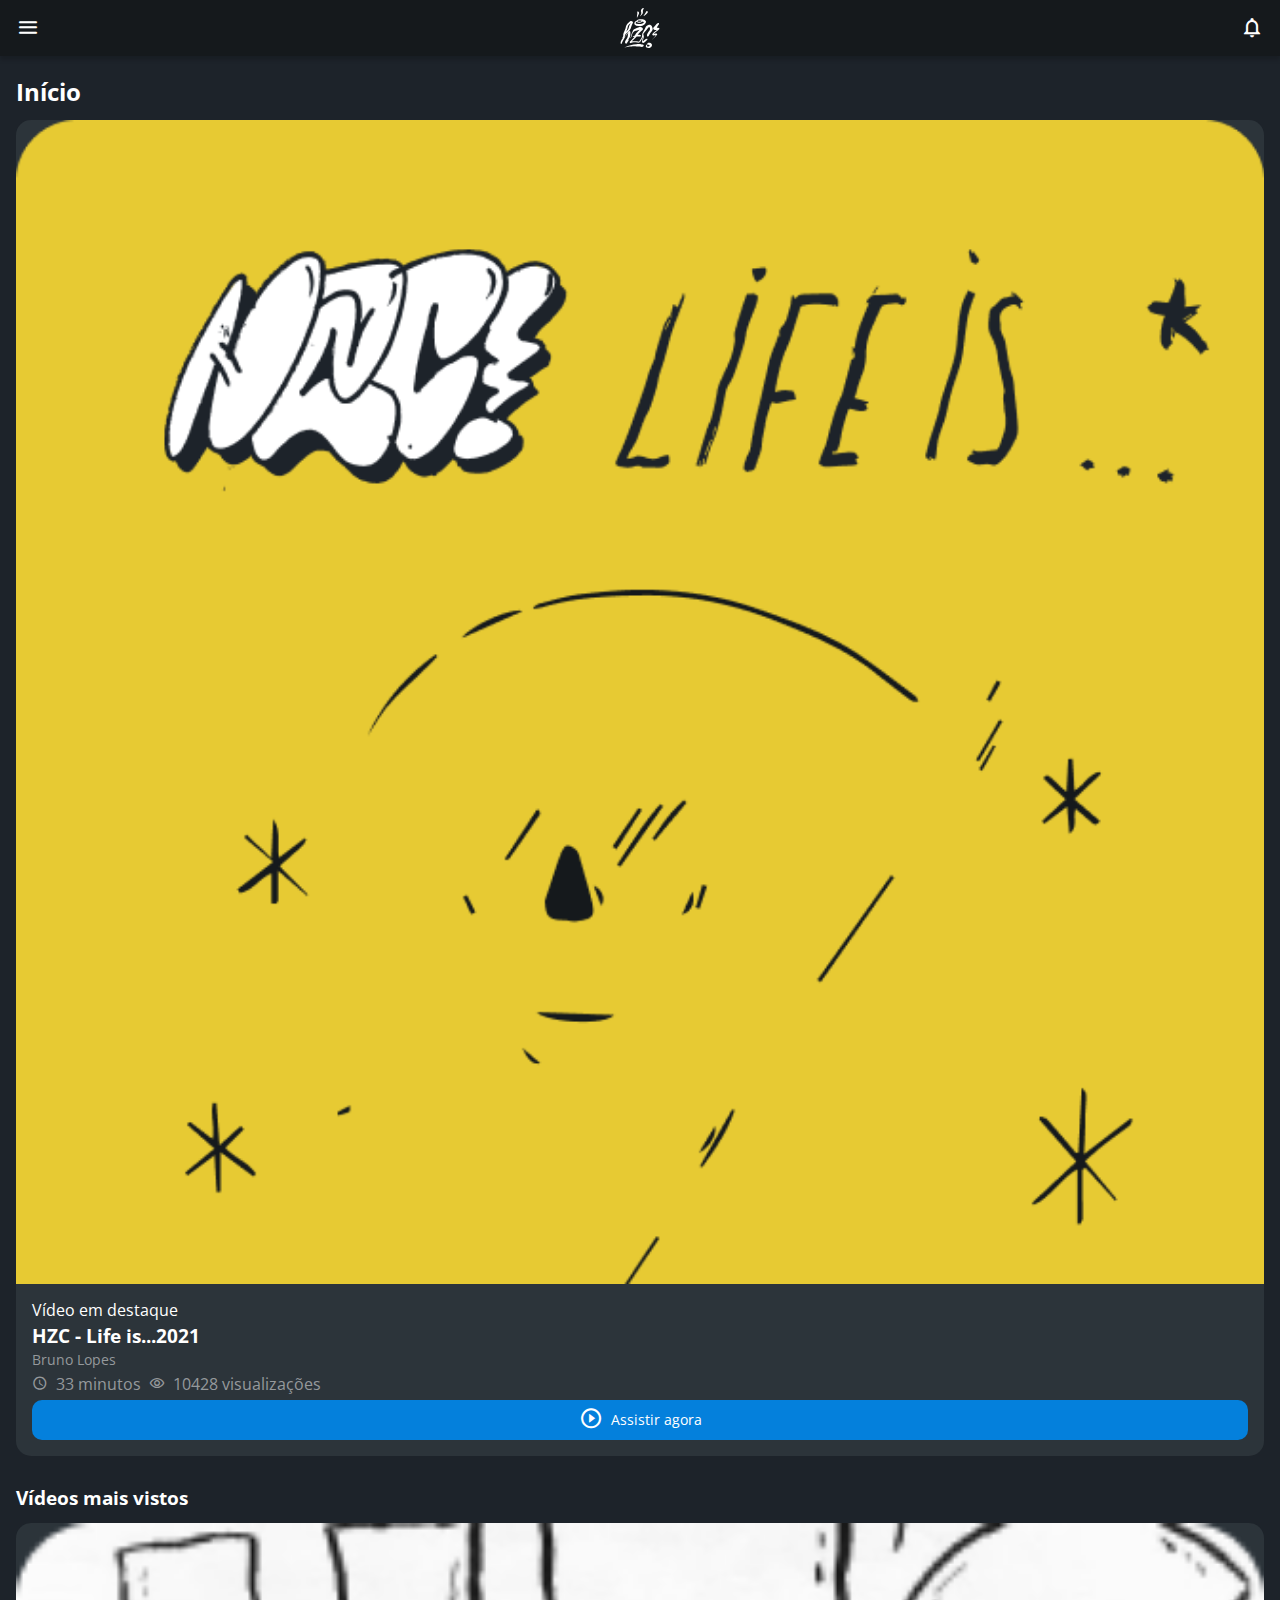
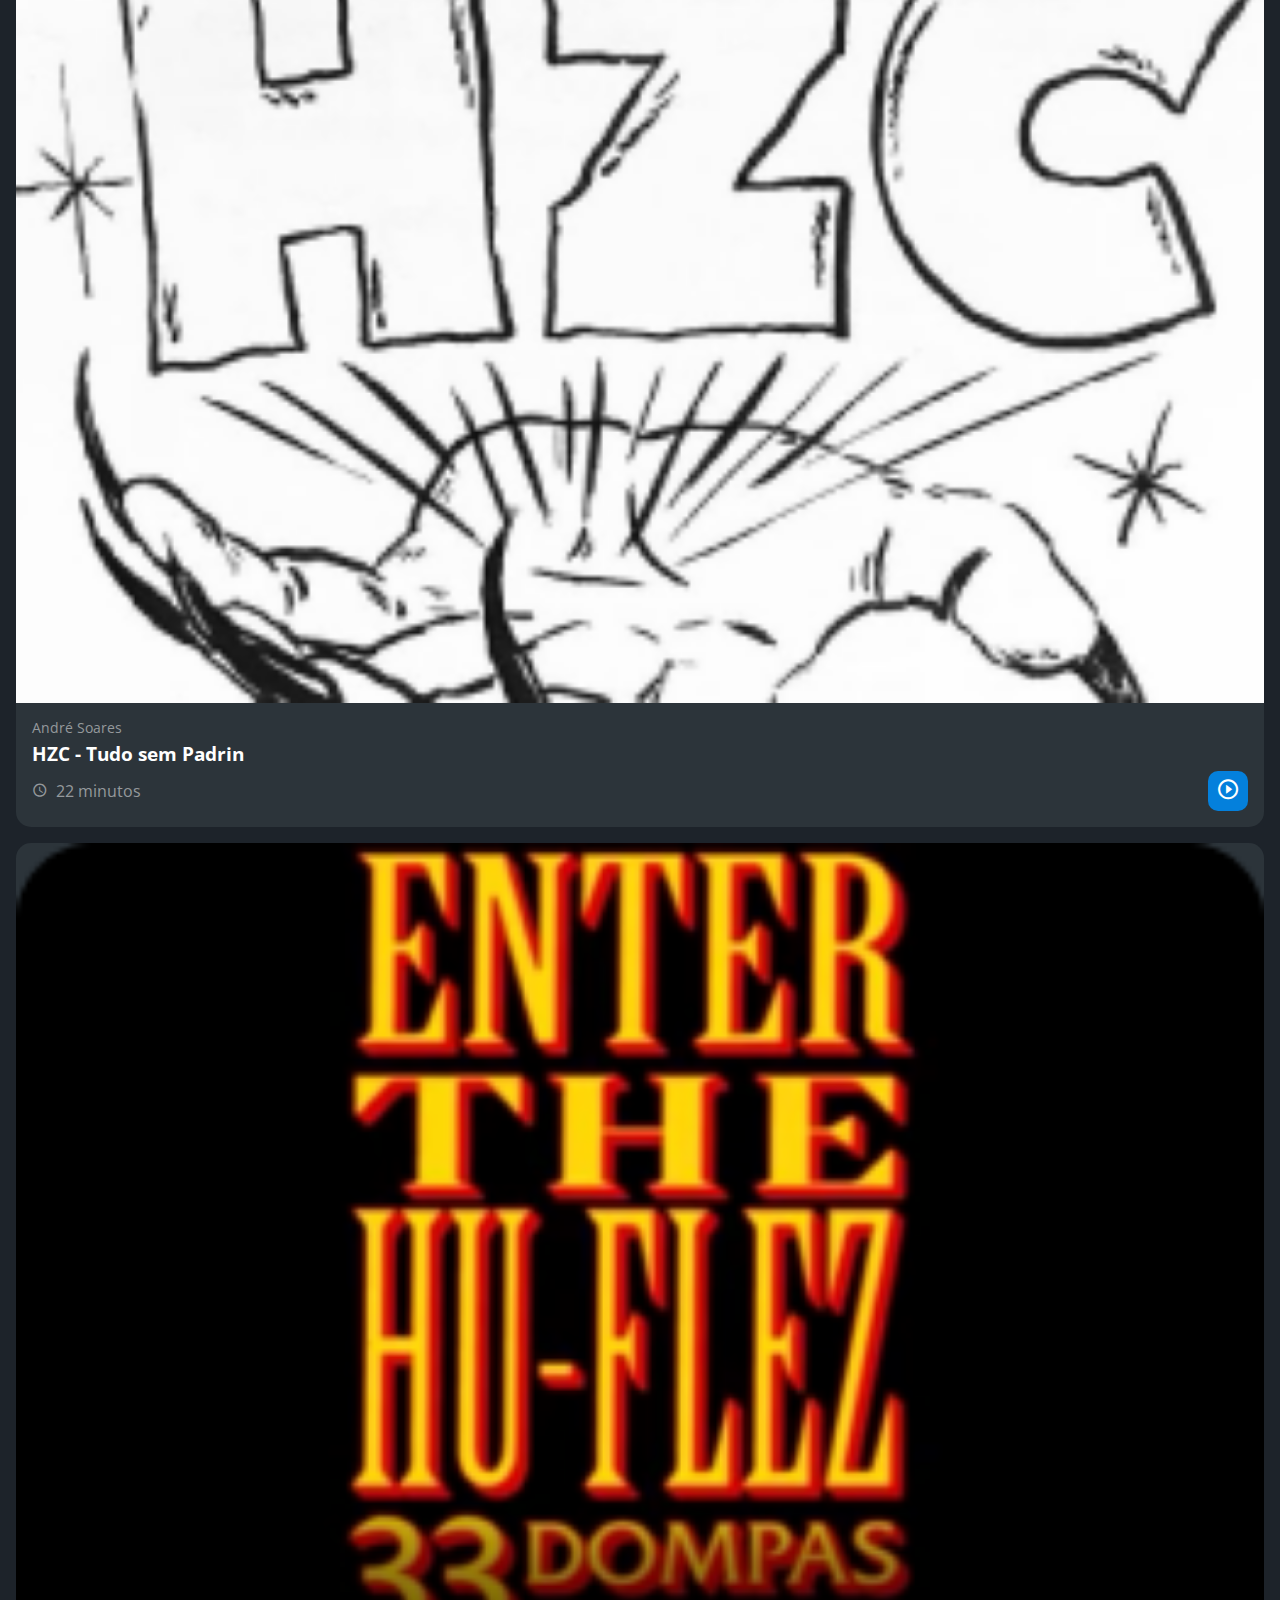
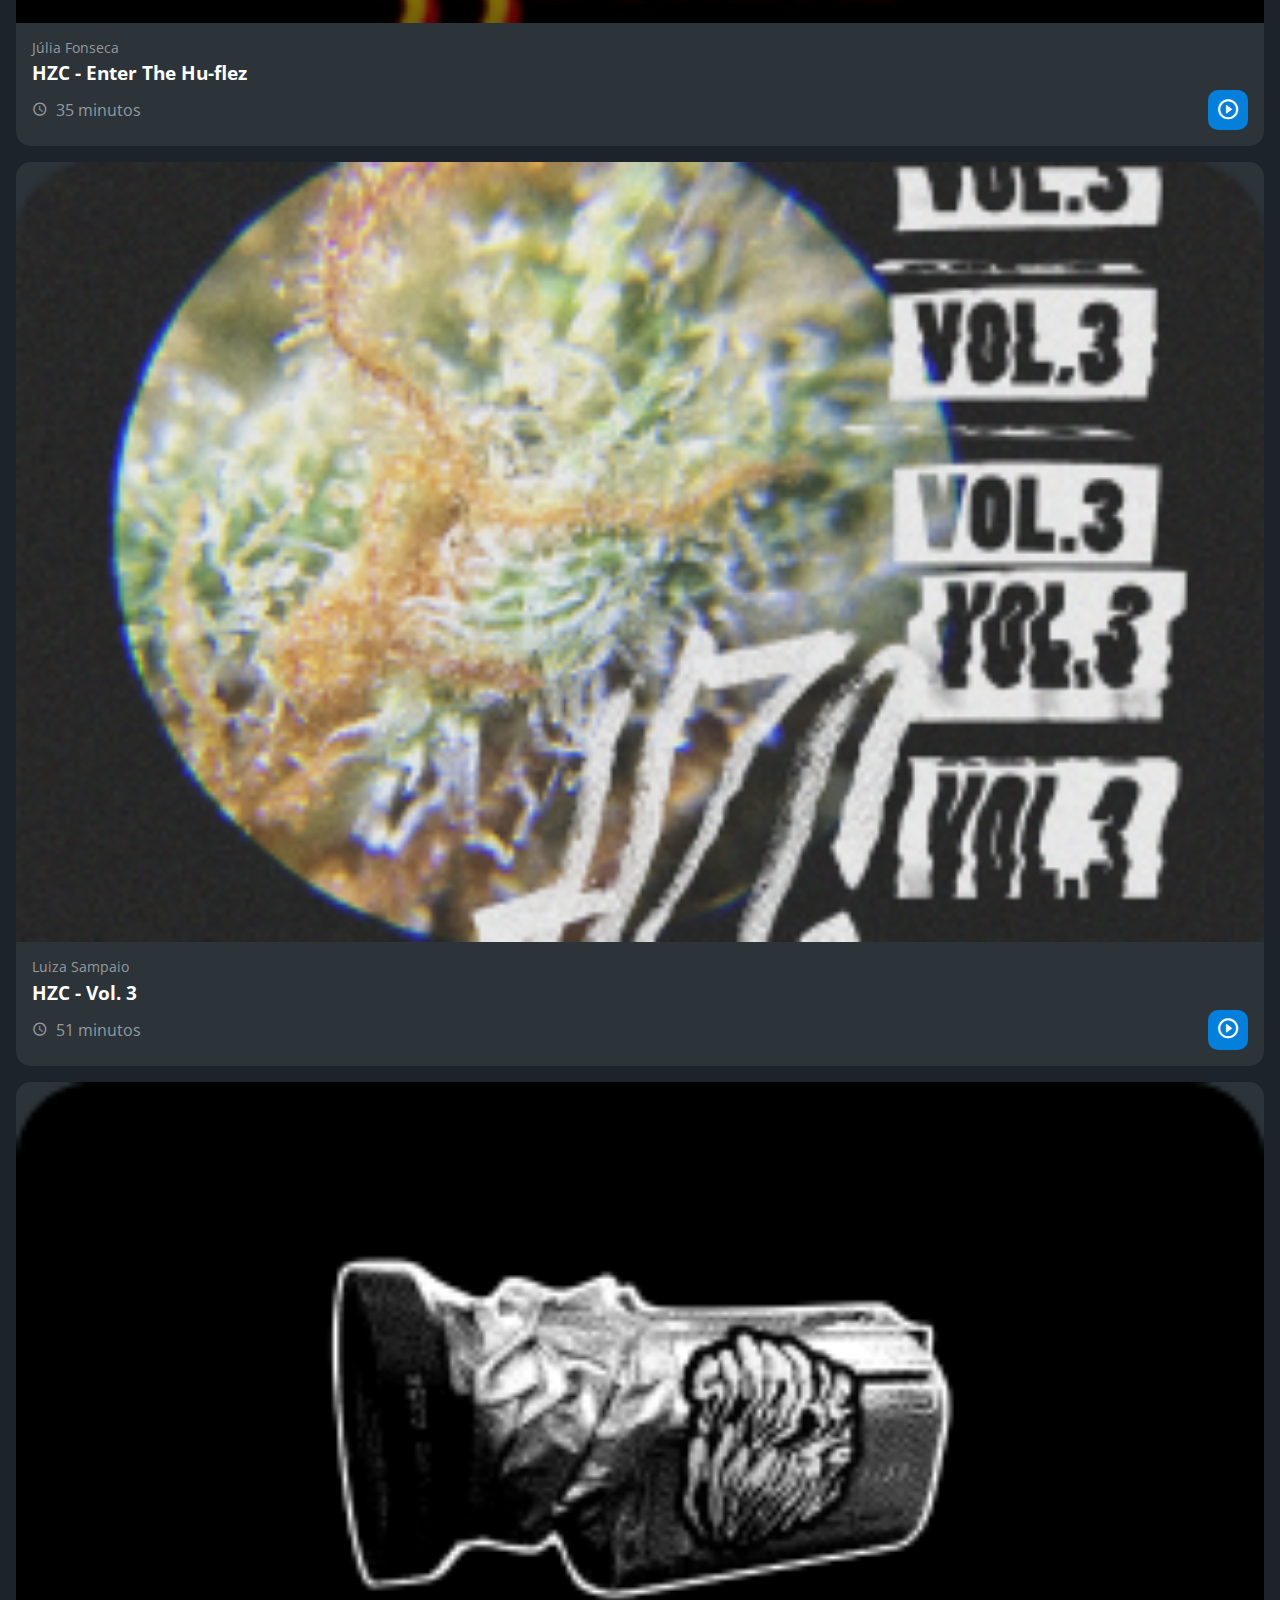
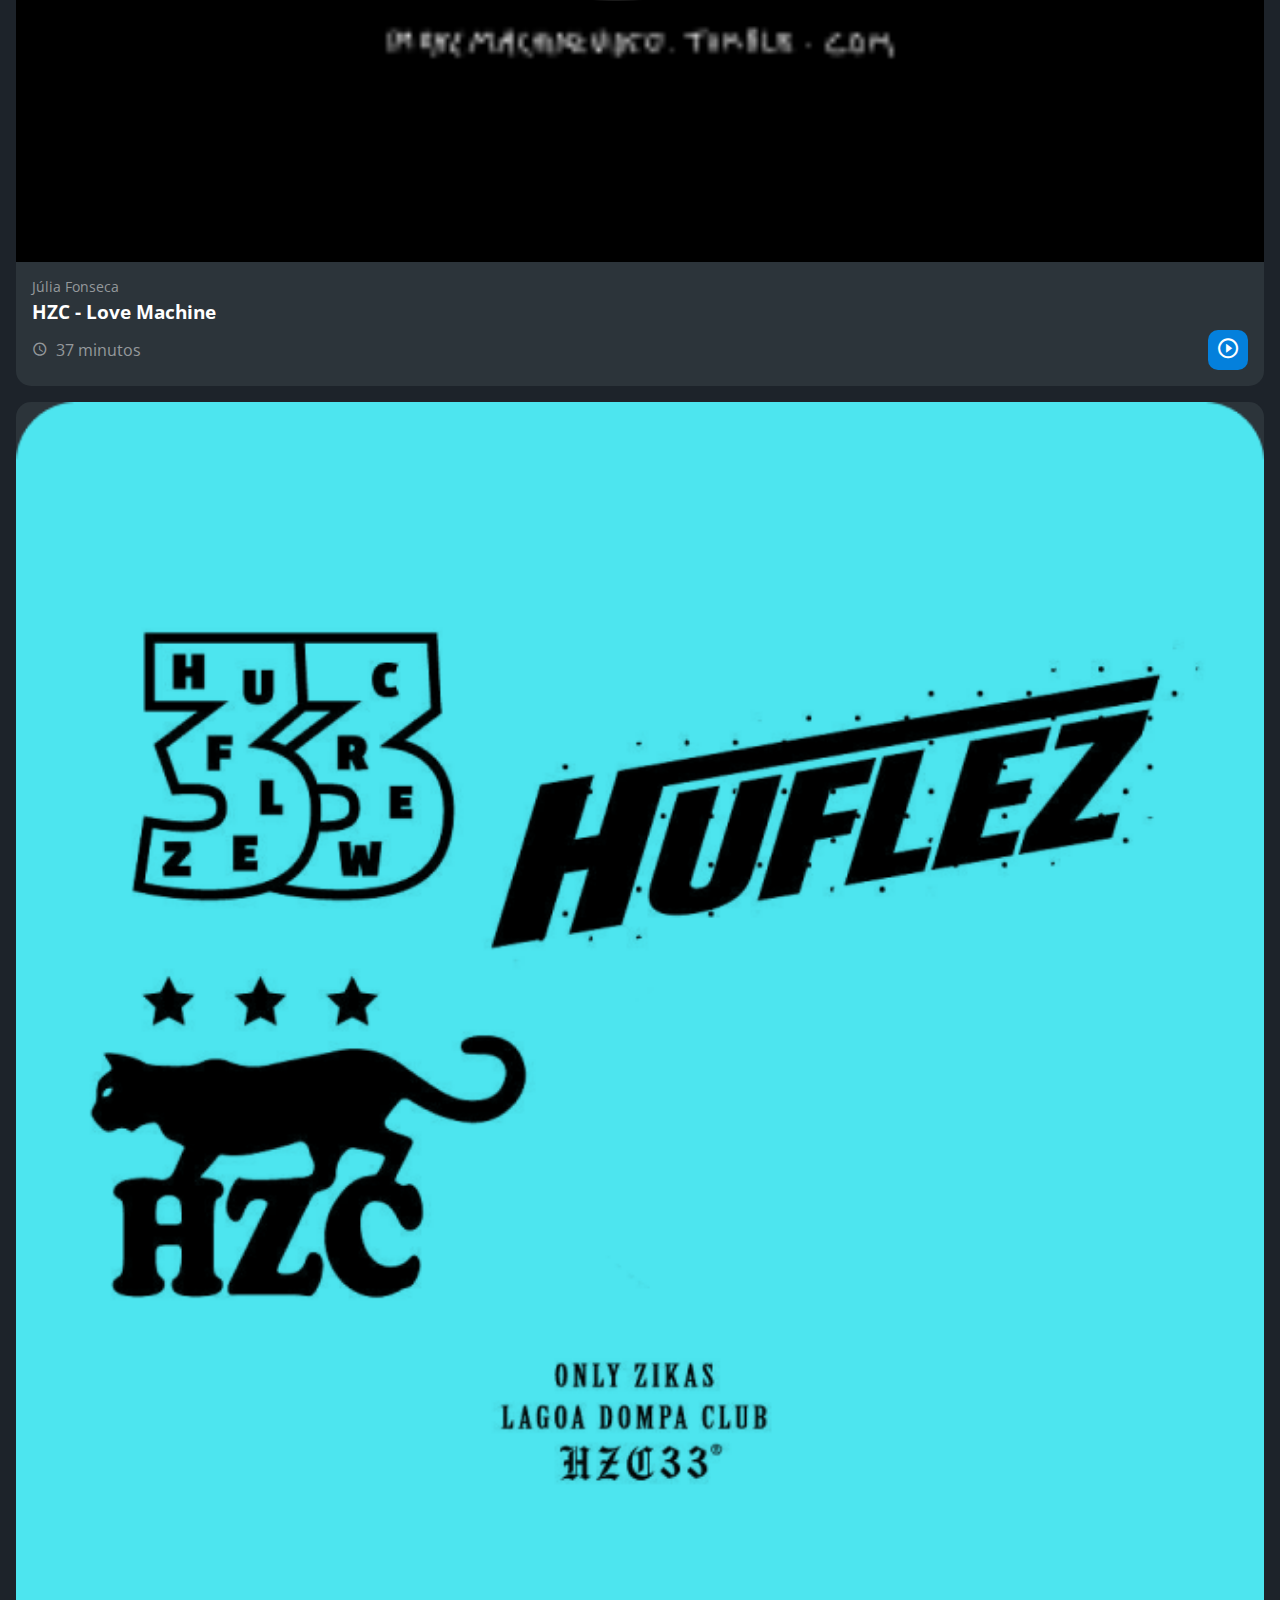
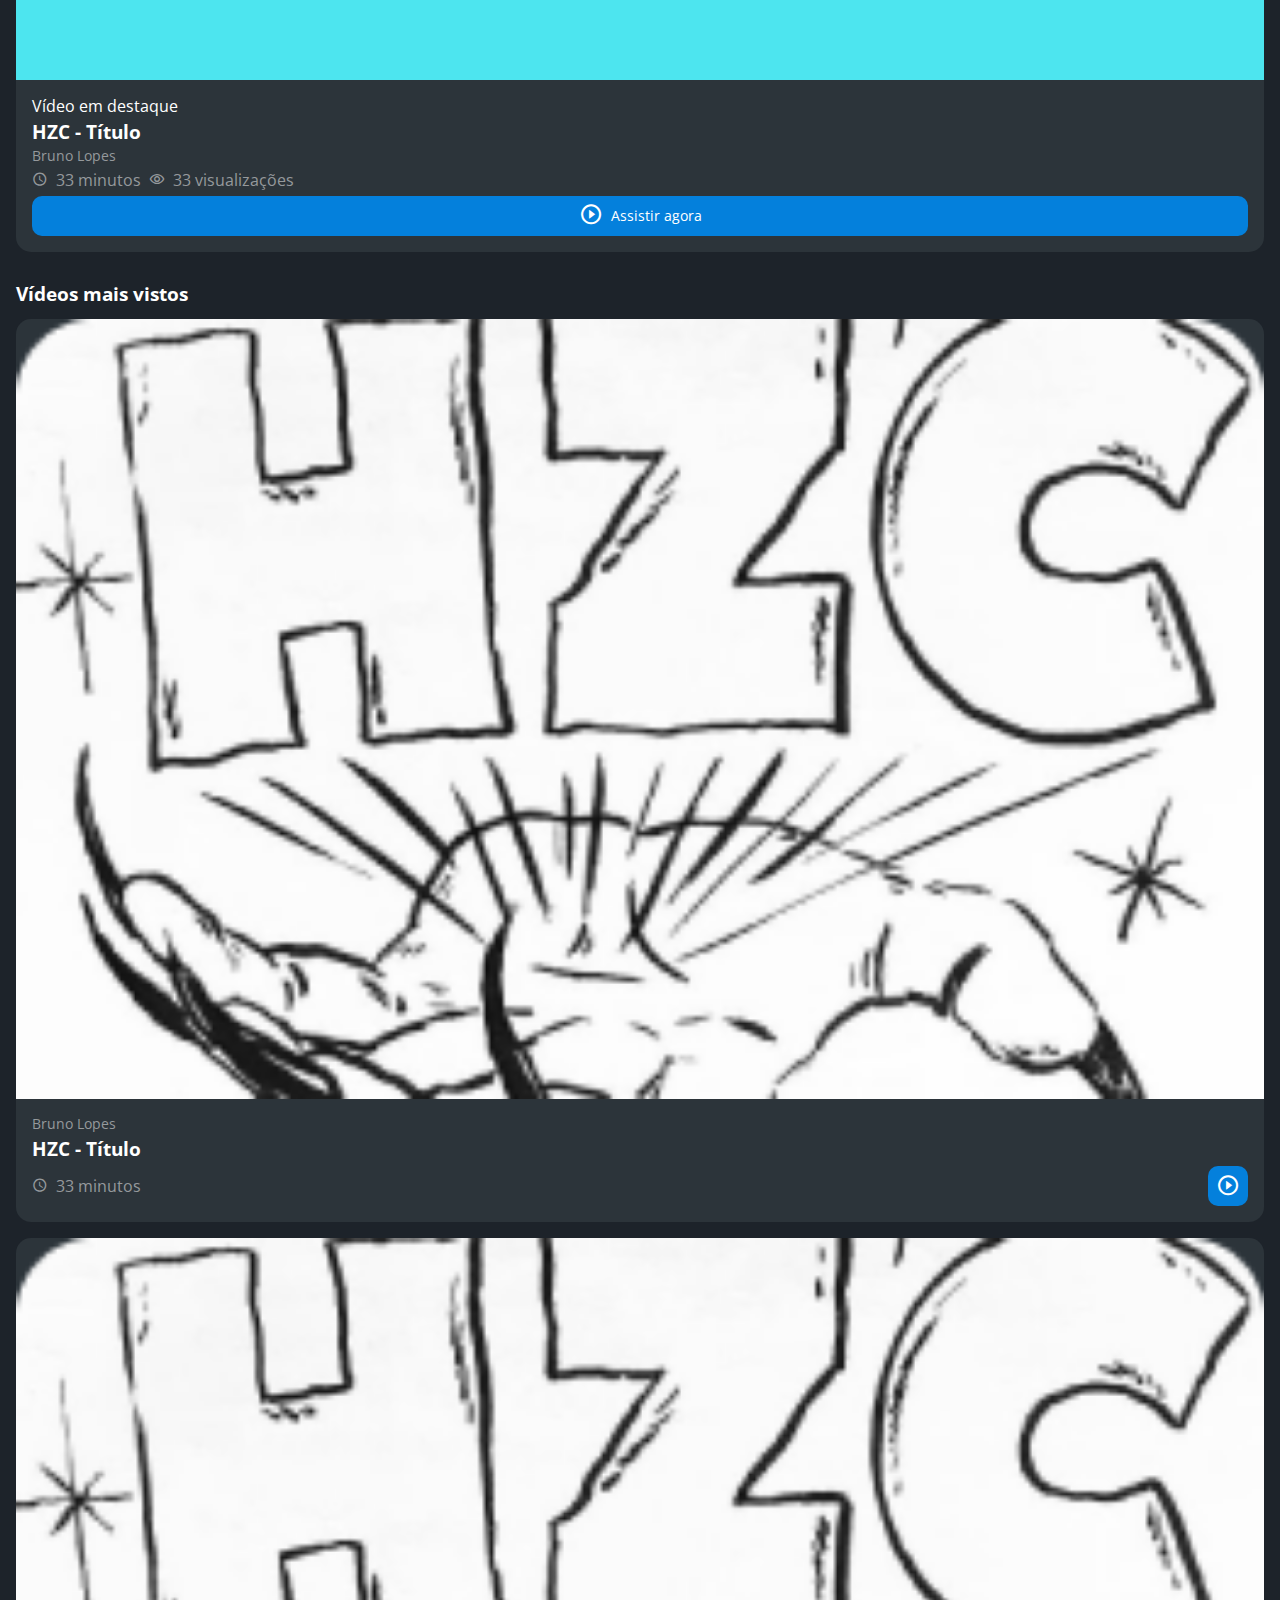
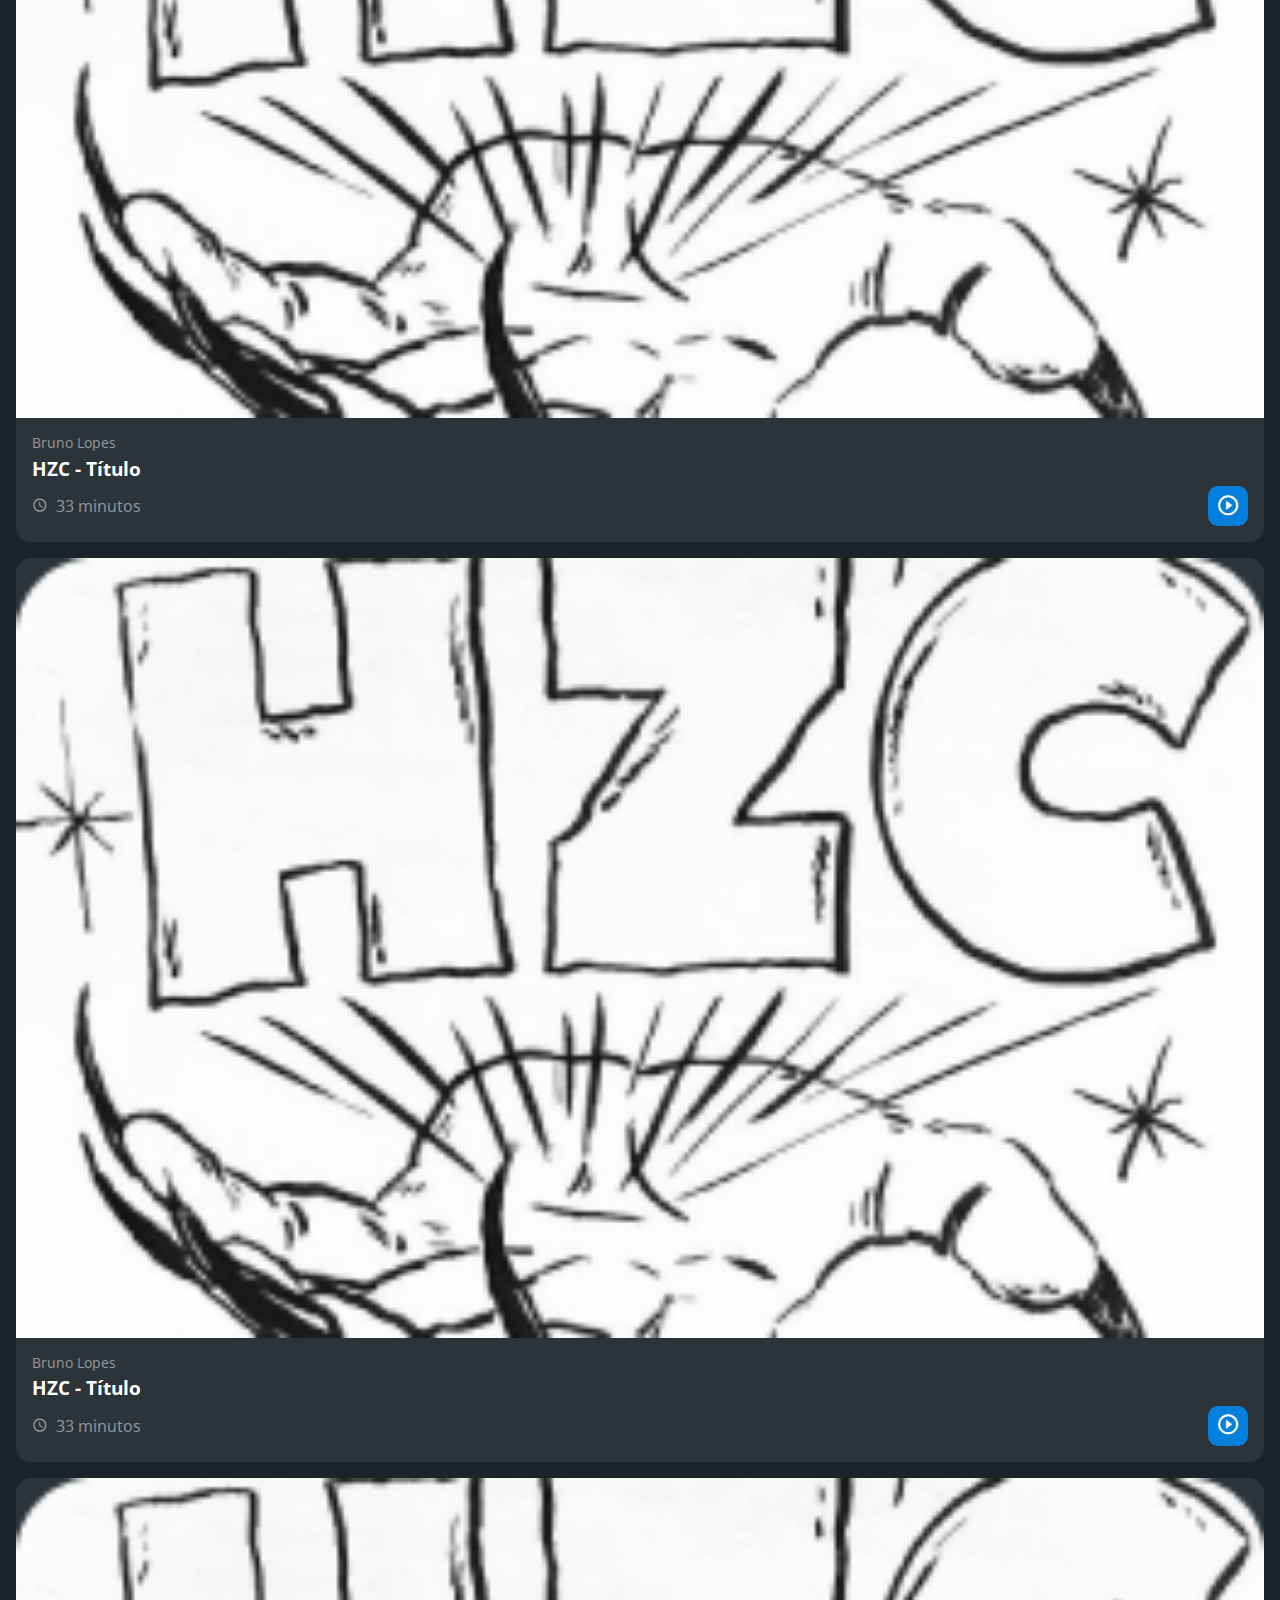
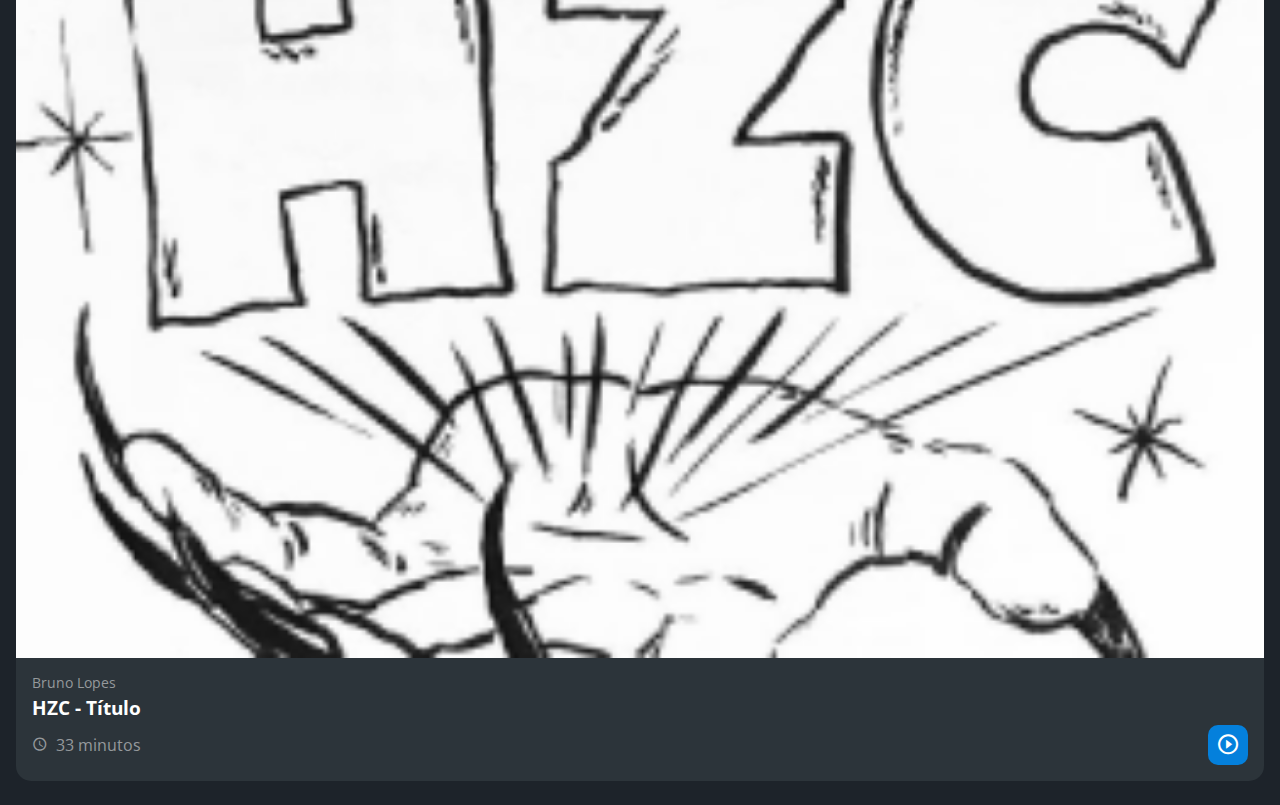
<file: index.html>
<!DOCTYPE html>
<html lang="pt-br">
<head>
  <meta charset="UTF-8">
  <meta http-equiv="X-UA-Compatible" content="IE=edge">
  <meta name="viewport" content="width=device-width, initial-scale=1.0">
  <title>HZC | Home</title>
  <link rel="preconnect" href="https://fonts.googleapis.com">
  <link rel="preconnect" href="https://fonts.gstatic.com" crossorigin>
  <link rel="stylesheet" href="https://fonts.googleapis.com/css2?family=Open+Sans:wght@400;600;700&display=swap">
  <link rel="stylesheet" href="assets/css/reset.css">
  <link rel="stylesheet" href="assets/css/estilos.css">
</head>
<body>
  <header class="cabecalho">
    <button class="cabecalho__menu" aria-label="Menu"><i></i></button>
    <img src="assets/img/logo.svg" alt="Logotipo da HZC" class="cabecalho__logo">
    <p class="cabecalho__perfil">Bruno Lopes</p>
    <button class="cabecalho__notificacao" aria-label="Notificação"><i></i></button>
  </header>
  <nav class="menu-lateral">
    <img src="assets/img/logo.svg" alt="Logotipo da HZC" class="menu-lateral__logo">
    <a href="#" class="menu-lateral__link menu-lateral__link--inicio menu-lateral__link--ativo">Início</a>
    <a href="#" class="menu-lateral__link menu-lateral__link--videos">Vídeos</a>
    <a href="#" class="menu-lateral__link menu-lateral__link--picos">Picos</a>
    <a href="#" class="menu-lateral__link menu-lateral__link--integrantes">Integrantes</a>
    <a href="#" class="menu-lateral__link menu-lateral__link--camisas">Camisas</a>
    <a href="#" class="menu-lateral__link menu-lateral__link--pinturas">Pinturas</a>
  </nav>
  <main class="principal">
    <h2 class="titulo-pagina">Início</h2>
    <article class="cartao cartao--destaque destaque-video">
      <img src="assets/img/banner-mobile_1.png" alt="Banner do cartao" class="cartao__imagem cartao__imagem--mobile">
      <img src="assets/img/banner_1.png" alt="Banner do cartao" class="cartao__imagem cartao__imagem--desktop">
      <div class="cartao__conteudo">
        <p class="cartao__destaque">Vídeo em destaque</p>
        <h3 class="cartao__titulo">HZC - Life is...2021</h3>
        <p class="cartao__perfil">Bruno Lopes</p>
        <p class="cartao__info cartao__info--tempo">33 minutos</p>
        <p class="cartao__info cartao__info--visualizacao">10428 visualizações</p>
        <button class="cartao__botao cartao__botao--play cartao__botao--destaque">Assistir agora</button>
      </div>
    </article>
    <article class="cartao cartao--recentes videos-recentes">
      <h3 class="cartao__titulo">Vídeos recentes</h3>
      <a href="#" class="cartao__link">Ver todos</a>
      <ul class="cartao__lista">
        <li class="cartao__item">
          <img src="assets/img/miniatura_1.png" alt="Thumbnail" class="cartao__item-thumbnail">
          <h4 class="cartao__item-titulo">HZC - Love machine</h4>
          <p class="cartao__item-perfil">Bruno Lopes</p>
        </li>
        <li class="cartao__item">
          <img src="assets/img/miniatura_2.png" alt="Thumbnail" class="cartao__item-thumbnail">
          <h4 class="cartao__item-titulo">HZC - Vol. 3</h4>
          <p class="cartao__item-perfil">Bruno Lopes</p>
        </li>
        <li class="cartao__item">
          <img src="assets/img/miniatura_3.png" alt="Thumbnail" class="cartao__item-thumbnail">
          <h4 class="cartao__item-titulo">HZC - Pescaria na Urca</h4>
          <p class="cartao__item-perfil">Bruno Lopes</p>
        </li>
        <li class="cartao__item">
          <img src="assets/img/miniatura_4.png" alt="Thumbnail" class="cartao__item-thumbnail">
          <h4 class="cartao__item-titulo">Vidalocagi - Guerreiros do Asfalto</h4>
          <p class="cartao__item-perfil"  >Bruno Lopes</p>
        </li>
        <li class="cartao__item">
          <img src="assets/img/miniatura_5.png" alt="Thumbnail" class="cartao__item-thumbnail">
          <h4 class="cartao__item-titulo">Vidalocagi - Não importa o nível</h4>
          <p class="cartao__item-perfil">Bruno Lopes</p>
        </li>
      </ul>
    </article>
    <section class="secao secao-videos">
      <h3 class="titulo-secao">Vídeos mais vistos</h3>
      <article class="cartao">
        <img src="assets/img/video_1.png" alt="Vídeo" class="cartao__imagem">
        <div class="cartao__conteudo">
          <p class="cartao__perfil">André Soares</p>
          <h3 class="cartao__titulo">HZC - Tudo sem Padrin</h3>
          <p class="cartao__info cartao__info--tempo">22 minutos</p>
          <button class="cartao__botao cartao__botao--play" aria-label="Assistir agora"></button>
        </div>
      </article>
      <article class="cartao">
        <img src="assets/img/video_2.png" alt="Vídeo" class="cartao__imagem">
        <div class="cartao__conteudo">
          <p class="cartao__perfil">Júlia Fonseca</p>
          <h3 class="cartao__titulo">HZC - Enter The Hu-flez</h3>
          <p class="cartao__info cartao__info--tempo">35 minutos</p>
          <button class="cartao__botao cartao__botao--play" aria-label="Assistir agora"></button>
        </div>
      </article>
      <article class="cartao">
        <img src="assets/img/video_3.png" alt="Vídeo" class="cartao__imagem">
        <div class="cartao__conteudo">
          <p class="cartao__perfil">Luiza Sampaio</p>
          <h3 class="cartao__titulo">HZC - Vol. 3</h3>
          <p class="cartao__info cartao__info--tempo">51 minutos</p>
          <button class="cartao__botao cartao__botao--play" aria-label="Assistir agora"></button>
        </div>
      </article>
      <article class="cartao">
        <img src="assets/img/video_4.png" alt="Vídeo" class="cartao__imagem">
        <div class="cartao__conteudo">
          <p class="cartao__perfil">Júlia Fonseca</p>
          <h3 class="cartao__titulo">HZC - Love Machine</h3>
          <p class="cartao__info cartao__info--tempo">37 minutos</p>
          <button class="cartao__botao cartao__botao--play" aria-label="Assistir agora"></button>
        </div>
      </article>
    </section>
    <article class="cartao cartao--recentes produtos-recentes">
      <h3 class="cartao__titulo">Novas artes</h3>
      <a href="#" class="cartao__link">Ver todos</a>
      <ul class="cartao__lista">
        <li class="cartao__item">
          <img src="assets/img/miniatura_1.png" alt="Thumbnail" class="cartao__item-thumbnail">
          <h4 class="cartao__item-titulo">HZC - Love machine</h4>
          <p class="cartao__item-perfil">Bruno Lopez</p>
        </li>
        <li class="cartao__item">
          <img src="assets/img/miniatura_1.png" alt="Thumbnail" class="cartao__item-thumbnail">
          <h4 class="cartao__item-titulo">HZC - Love machine</h4>
          <p class="cartao__item-perfil">Bruno Lopez</p>
        </li>
        <li class="cartao__item">
          <img src="assets/img/miniatura_1.png" alt="Thumbnail" class="cartao__item-thumbnail">
          <h4 class="cartao__item-titulo">HZC - Love machine</h4>
          <p class="cartao__item-perfil">Bruno Lopez</p>
        </li>
        <li class="cartao__item">
          <img src="assets/img/miniatura_1.png" alt="Thumbnail" class="cartao__item-thumbnail">
          <h4 class="cartao__item-titulo">HZC - Love machine</h4>
          <p class="cartao__item-perfil">Bruno Lopez</p>
        </li>
        <li class="cartao__item">
          <img src="assets/img/miniatura_1.png" alt="Thumbnail" class="cartao__item-thumbnail">
          <h4 class="cartao__item-titulo">HZC - Love machine</h4>
          <p class="cartao__item-perfil">Bruno Lopez</p>
        </li>
      </ul>
    </article>
    <article class="cartao cartao--destaque destaque-produtos">
      <img src="assets/img/banner-mobile_2.png" alt="Banner do cartao" class="cartao__imagem cartao__imagem--mobile">
      <img src="assets/img/banner_2.png" alt="Banner do cartao" class="cartao__imagem cartao__imagem--desktop">
      <div class="cartao__conteudo">
        <p class="cartao__destaque">Vídeo em destaque</p>
        <h3 class="cartao__titulo">HZC - Título</h3>
        <p class="cartao__perfil">Bruno Lopes</p>
        <p class="cartao__info cartao__info--tempo">33 minutos</p>
        <p class="cartao__info cartao__info--visualizacao">33 visualizações</p>
        <button class="cartao__botao cartao__botao--play cartao__botao--destaque">Assistir agora</button>
      </div>
    </article>
    <section class="secao secao-produtos">
      <h3 class="titulo-secao">Vídeos mais vistos</h3>
      <article class="cartao">
        <img src="assets/img/video_1.png" alt="Vídeo" class="cartao__imagem">
        <div class="cartao__conteudo">
          <p class="cartao__perfil">Bruno Lopes</p>
          <h3 class="cartao__titulo">HZC - Título</h3>
          <p class="cartao__info cartao__info--tempo">33 minutos</p>
          <button class="cartao__botao cartao__botao--play" aria-label="Assistir agora"></button>
        </div>
      </article>
      <article class="cartao">
        <img src="assets/img/video_1.png" alt="Vídeo" class="cartao__imagem">
        <div class="cartao__conteudo">
          <p class="cartao__perfil">Bruno Lopes</p>
          <h3 class="cartao__titulo">HZC - Título</h3>
          <p class="cartao__info cartao__info--tempo">33 minutos</p>
          <button class="cartao__botao cartao__botao--play" aria-label="Assistir agora"></button>
        </div>
      </article>
      <article class="cartao">
        <img src="assets/img/video_1.png" alt="Vídeo" class="cartao__imagem">
        <div class="cartao__conteudo">
          <p class="cartao__perfil">Bruno Lopes</p>
          <h3 class="cartao__titulo">HZC - Título</h3>
          <p class="cartao__info cartao__info--tempo">33 minutos</p>
          <button class="cartao__botao cartao__botao--play" aria-label="Assistir agora"></button>
        </div>
      </article>
      <article class="cartao">
        <img src="assets/img/video_1.png" alt="Vídeo" class="cartao__imagem">
        <div class="cartao__conteudo">
          <p class="cartao__perfil">Bruno Lopes</p>
          <h3 class="cartao__titulo">HZC - Título</h3>
          <p class="cartao__info cartao__info--tempo">33 minutos</p>
          <button class="cartao__botao cartao__botao--play" aria-label="Assistir agora"></button>
        </div>
      </article>
    </section>
  </main>
  <script src="index.js"></script>
</body>
</html>
</file>
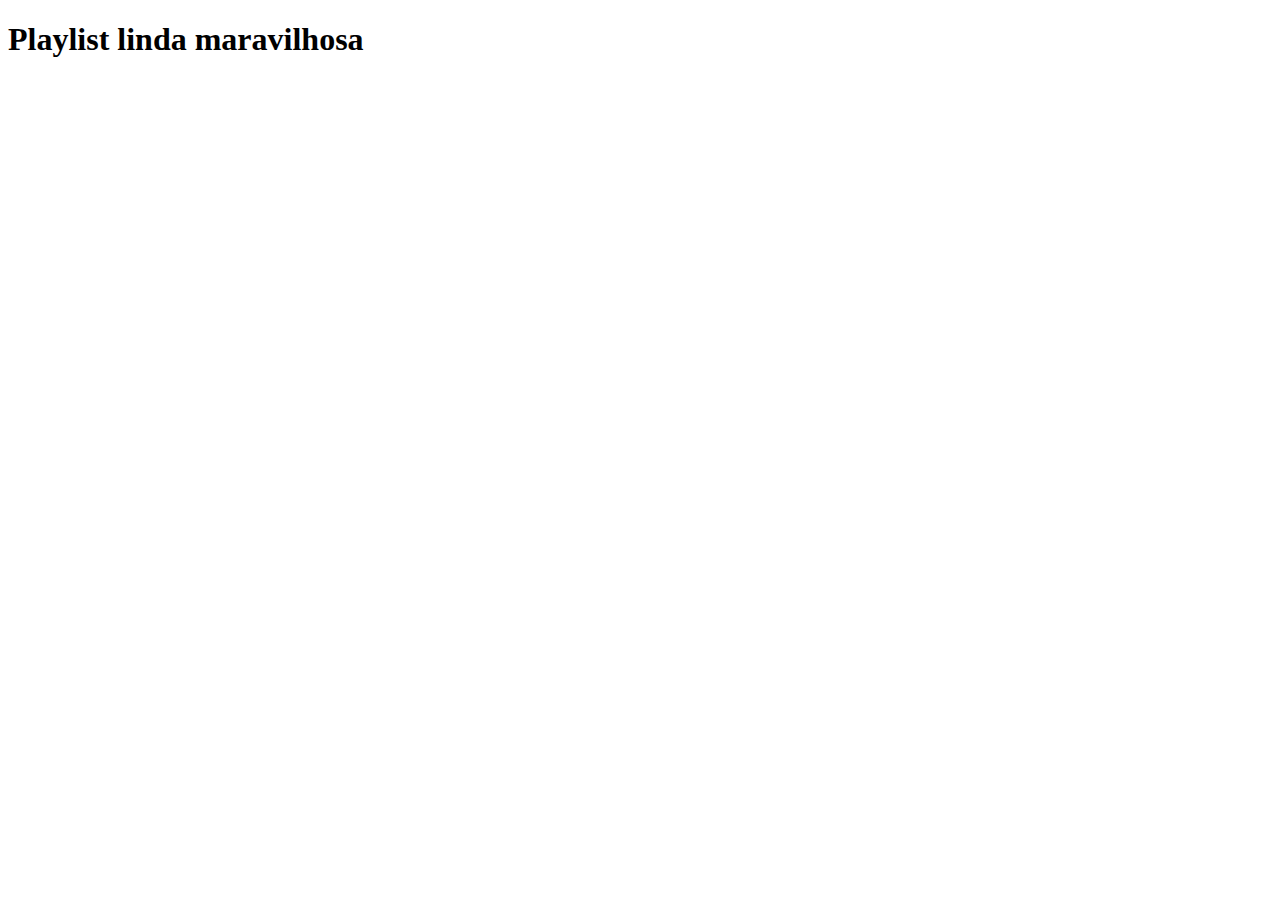
<file: pl.html>
<!DOCTYPE html>
<html lang="en">
<head>
  <meta charset="UTF-8">
  <meta http-equiv="X-UA-Compatible" content="IE=edge">
  <meta name="viewport" content="width=device-width, initial-scale=1.0">
  <title>Playlist linda</title>
</head>
<body>
  <h1>Playlist linda maravilhosa</h1>
  <iframe style="border-radius:12px" src="https://open.spotify.com/embed/playlist/0ZkfZZWJBUye0XuW3X9B3x?utm_source=generator&theme=0" width="100%" height="352" frameBorder="0" allowfullscreen="" allow="autoplay; clipboard-write; encrypted-media; fullscreen; picture-in-picture" loading="lazy"></iframe>
</body>
</html>
</file>
<file: assets/css/estilos.css>
@font-face {
  font-family: 'icones';
  src: url(../font/icones.ttf);
}

body {
  background-color: #1D232A;
  font-family: 'Open Sans', 'icones', sans-serif;
  color: #FFFFFF;
}

@media screen and (min-width: 1440px) {
  body {
    display: grid;
    grid-template-columns: auto 1fr;
  }
}

.cabecalho {
  display: flex;
  justify-content: space-between;
  align-items: center;
  background-color: #15191C;
  padding: 8px 16px;
  box-shadow: 0px 4px 4px rgba(0, 0, 0, 0.16);
}

.cabecalho__menu i::before {
  content: "\e904";
  font-size: 24px;
}

.cabecalho__notificacao i::before {
  content: "\e906";
  font-size: 24px;
}

.cabecalho__logo {
  width: 40px;
}

.cabecalho__perfil {
  display: none;
}

@media screen and (min-width: 1440px) {
  .cabecalho {
    background-color: #1D232A;
    display: grid;
    column-gap: 32px;
    grid-template-columns: 1fr auto;
    padding: 16px 60px;
    height: 80px;
    box-sizing: border-box;
    grid-column: 2;
  }

  .cabecalho__menu {
    display: none;
  }

  .cabecalho__logo {
    display: none;
  }

  .cabecalho__perfil {
    display: grid;
    grid-template-columns: repeat(3, auto);
    column-gap: 8px;
    align-items: center;
    justify-self: flex-end;
    color: #95999C;
    padding: 8px 32px;
    border-right: 1px solid #95999C;
  }

  .cabecalho__perfil::before {
    content: "";
    display: block;
    width: 32px;
    height: 32px;
    background-image: url(../img/profile_2.png);
    background-size: contain;
    background-repeat: no-repeat;
    background-position: center;
  }

  .cabecalho__perfil::after {
    content: "\e90d";
    color: #FFFFFF;
    font-size: 1.5rem;
  }
}

.menu-lateral {
  display: flex;
  flex-direction: column;
  background-color: #15191C;
  width: 75vw;
  height: 100vh;

  position: absolute;
  left: -100vw;
  transition: .25s;
}

.menu-lateral--ativo {
  left: 0;
  transition: .25s;
}

.menu-lateral__logo {
  align-self: center;
  width: 118px;
  padding: 16px;
}

.menu-lateral__link {
  height: 64px;
  color: #95999C;
  padding-left: 64px;
  display: flex;
  align-items: center;
}

.menu-lateral__link--ativo {
  color: white;
  padding-left: 56px;
  border-left: 8px solid white;
}

.menu-lateral__link::before {
  content: "";
  width: 24px;
  height: 24px;
  font-size: 24px;
  position: absolute;
  left: 24px;
}

.menu-lateral__link--inicio::before {
  content: "\e902";
}

.menu-lateral__link--videos::before {
  content: "\e90e";
}

.menu-lateral__link--picos::before {
  content: "\e909";
}

.menu-lateral__link--integrantes::before {
  content: "\e903";
}

.menu-lateral__link--camisas::before {
  content: "\e900";
}

.menu-lateral__link--pinturas::before {
  content: "\e90a";
}

@media screen and (min-width: 1440px) {
  .menu-lateral {
    position: static;
    width: 200px;
    grid-column: 1;
    grid-row: 1 / span 2;
  }
}

.principal {
  padding: 24px 16px;
  display: grid;
  gap: 16px;
}

.titulo-pagina {
  font-size: 1.5rem;
  font-weight: 700;
}

.titulo-secao {
  font-size: 1.2rem;
  font-weight: 700;
}

@media screen and (min-width: 1440px) {
  .principal {
    display: grid;
    grid-template-columns: auto 1fr auto;
    grid-template-areas: 
      "titulo-pagina titulo-pagina titulo-pagina"
      "destaque-video destaque-video videos-recentes"
      "secao-videos secao-videos secao-videos"
      "produtos-recentes destaque-produtos destaque-produtos"
      "secao-produtos secao-produtos secao-produtos"
      ;
    column-gap: 32px;
    padding: 16px 60px;
    grid-column: 2;
  }

  .titulo-secao {
    grid-column: span 4;
  }
}

.cartao {
  width: 100%;
  border-radius: 15px;
  overflow: hidden;
  background-color: #2C343A;
}

.cartao__imagem--desktop {
  display: none;
}

.cartao--destaque {
  margin-bottom: 16px;
}

.cartao__conteudo {
  padding: 16px;
  display: grid;
  grid-template-columns: auto 1fr;
  gap: 8px;
}

.cartao__destaque {
  grid-column: span 2;
}

.cartao__titulo {
  font-size: 1.2rem;
  font-weight: 700;
  grid-column: span 2;
}

.cartao__perfil {
  color: #95999C;
  font-size: 0.9rem;
  grid-column: span 2;
}

.cartao__info {
  display: flex;
  align-items: center;
  color: #95999C;
}

.cartao__info--tempo::before {
  content: "\e90c";
  margin-right: 8px;
}

.cartao__info--visualizacao::before {
  content: "\e90f";
  margin-right: 8px;
}

.cartao__botao {
  display: flex;
  justify-content: center;
  align-items: center;
  background-color: #0480DC;
  width: 40px;
  height: 40px;
  border-radius: 10px;
  font-size: 0.9rem;
  justify-self: flex-end;
}

.cartao__botao--play::before {
  content: "\e90b";
  font-size: 24px;
}

.cartao__botao--destaque {
  width: 100%;
  grid-column: span 2;
}

.cartao__botao--destaque::before {
  margin-right: 8px;
}

.cartao--recentes {
  display: none;
}

@media screen and (min-width: 1440px) {
  .cartao--destaque {
    margin-bottom: 0;
  }

  .cartao__imagem--mobile {
    display: none;
  }

  .cartao__imagem--desktop {
    display: block;
  }

  .cartao__botao--destaque {
    grid-column: auto;
    padding: 16px 8px;
  }

  .cartao--recentes {
    display: grid;
    grid-template-columns: auto auto;
    align-items: center;
    row-gap: 24px;
    width: 256px;
    padding: 16px;
    box-sizing: border-box;
    align-self: flex-start;
  }

  .cartao--recentes .cartao__titulo {
    grid-column: auto;
  }

  .cartao__link {
    font-size: 0.8rem;
    font-weight: 600;
    color: #0480DC;
    justify-self: flex-end;
  }

  .cartao__lista {
    display: grid;
    row-gap: 16px;
    grid-column: span 2;
  }

  .cartao__item {
    display: grid;
    grid-template-columns: auto 1fr;
    gap: 8px;
  }

  .cartao__item-thumbnail {
    width: 32px;
    grid-row: span 2;
  }

  .cartao__item-titulo {
    font-size: 0.9rem;
    line-height: 1.2rem;
    font-weight: 700;
  }

  .cartao__item-perfil {
    font-size: 0.8rem;
    color: #95999C;
  }
}

.secao {
  display: grid;
  gap: 16px;
}

@media screen and (min-width: 1440px) {
  .secao {
    grid-template-columns: repeat(4, 1fr);
  }
  
  .destaque-video {
    grid-area: destaque-video;
  }
  
  .videos-recentes {
    grid-area: videos-recentes;
  }
  
  .secao-videos {
    grid-area: secao-videos;
  }
  
  .destaque-produtos {
    grid-area: destaque-produtos;
  }
  
  .produtos-recentes {
    grid-area: produtos-recentes;
  }
  
  .secao-produtos {
    grid-area: secao-produtos;
  }
}
</file>
